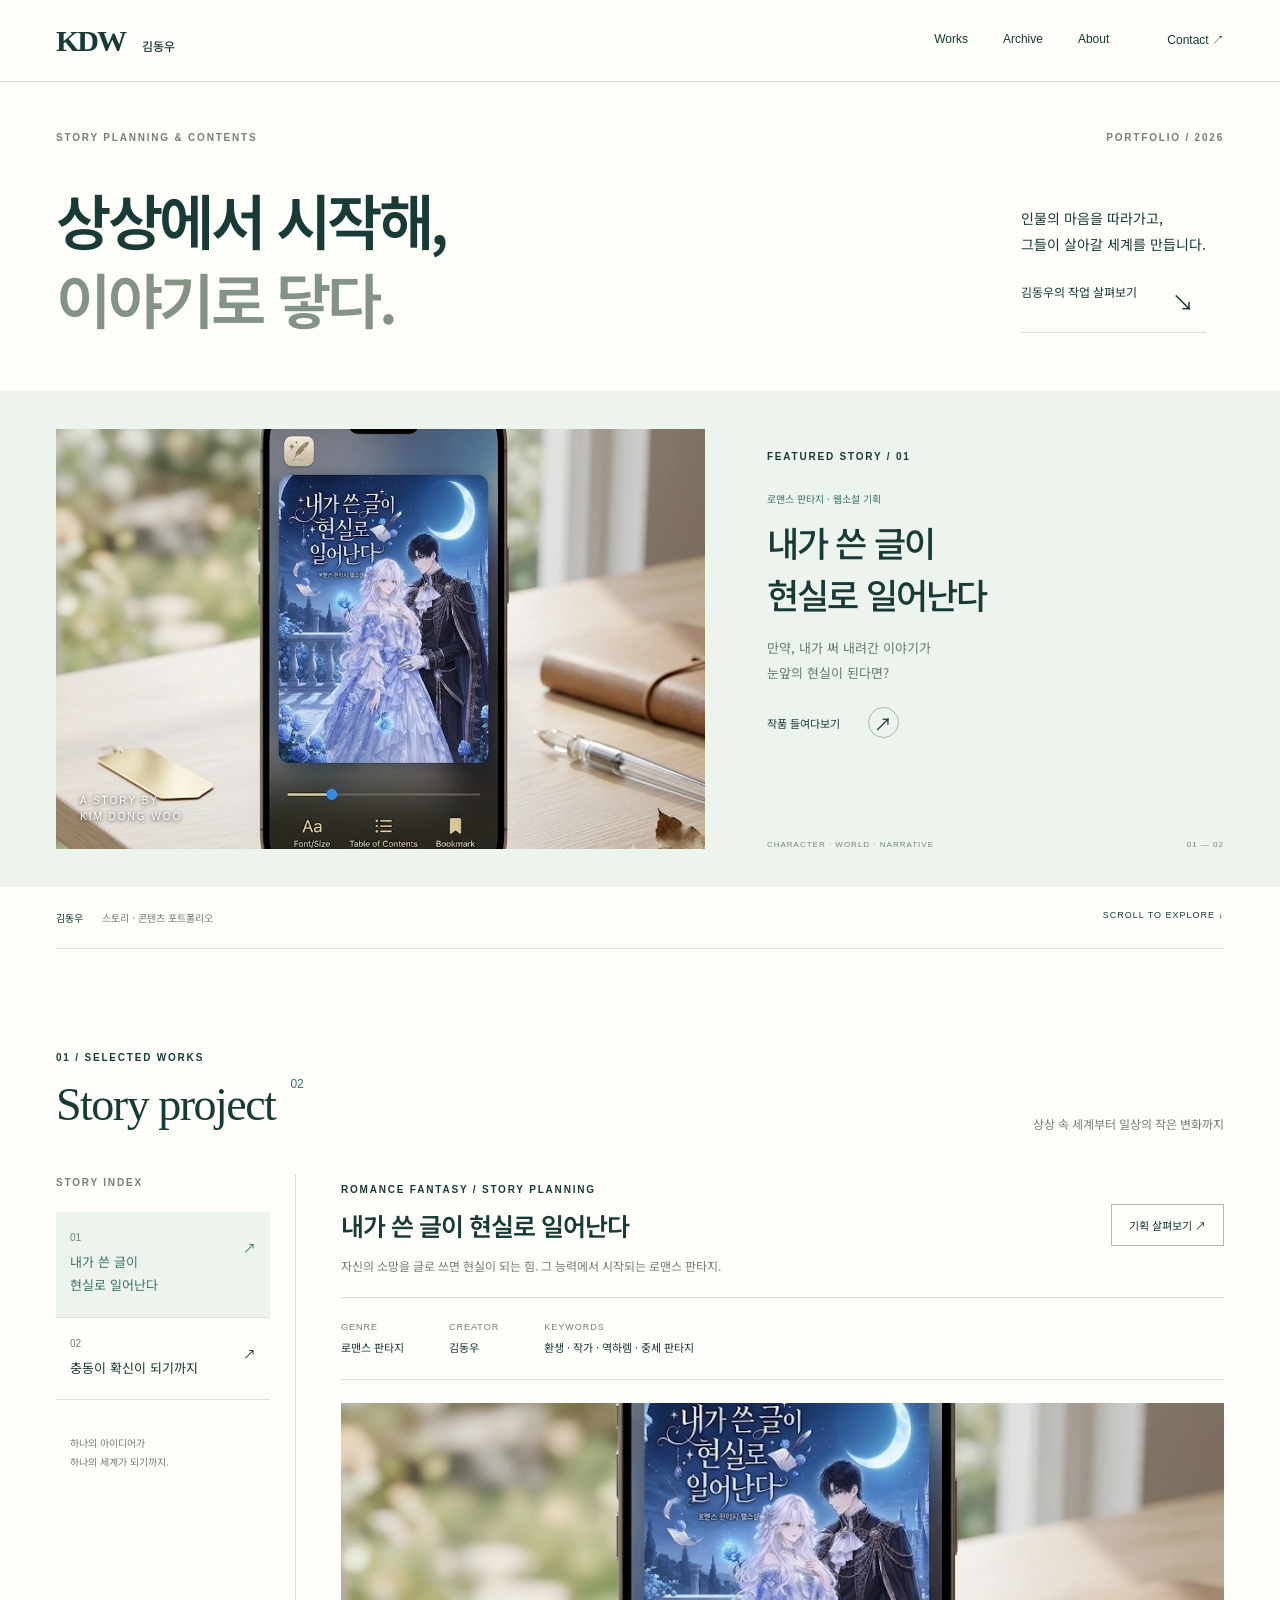
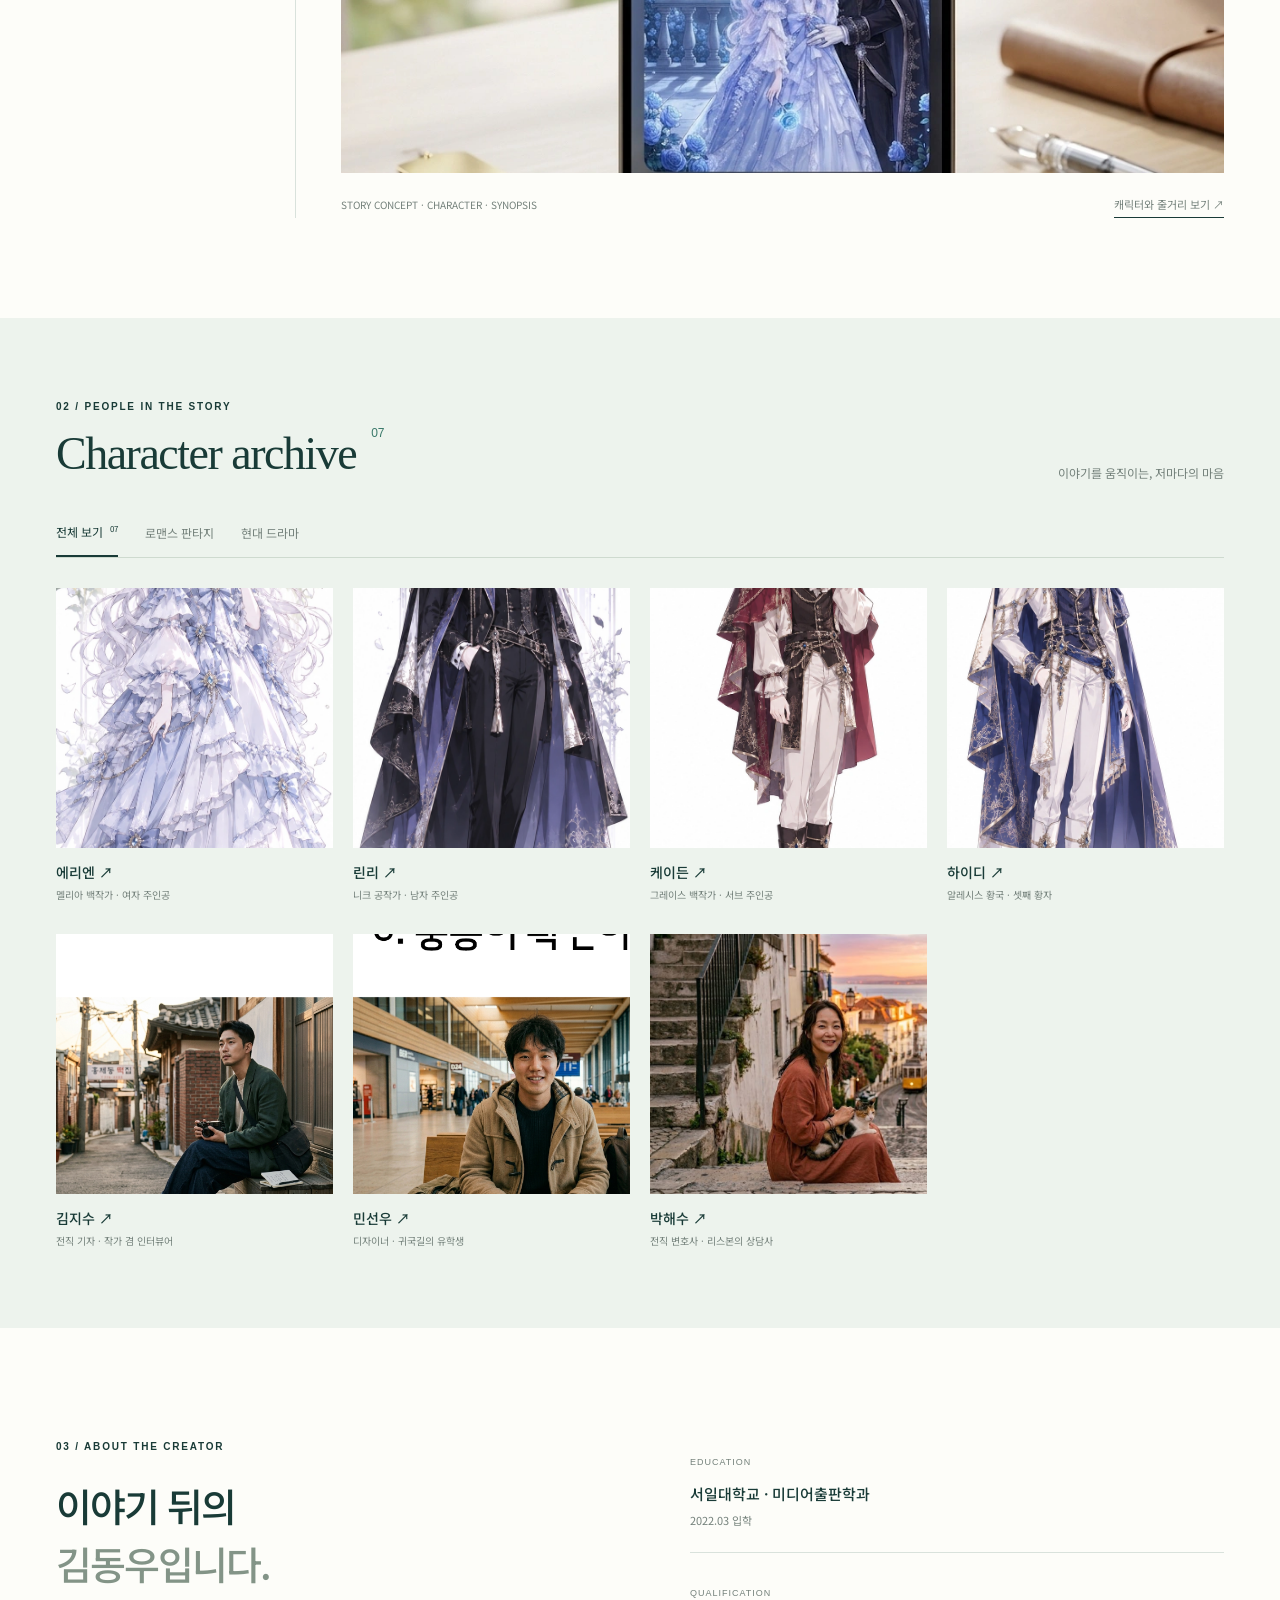
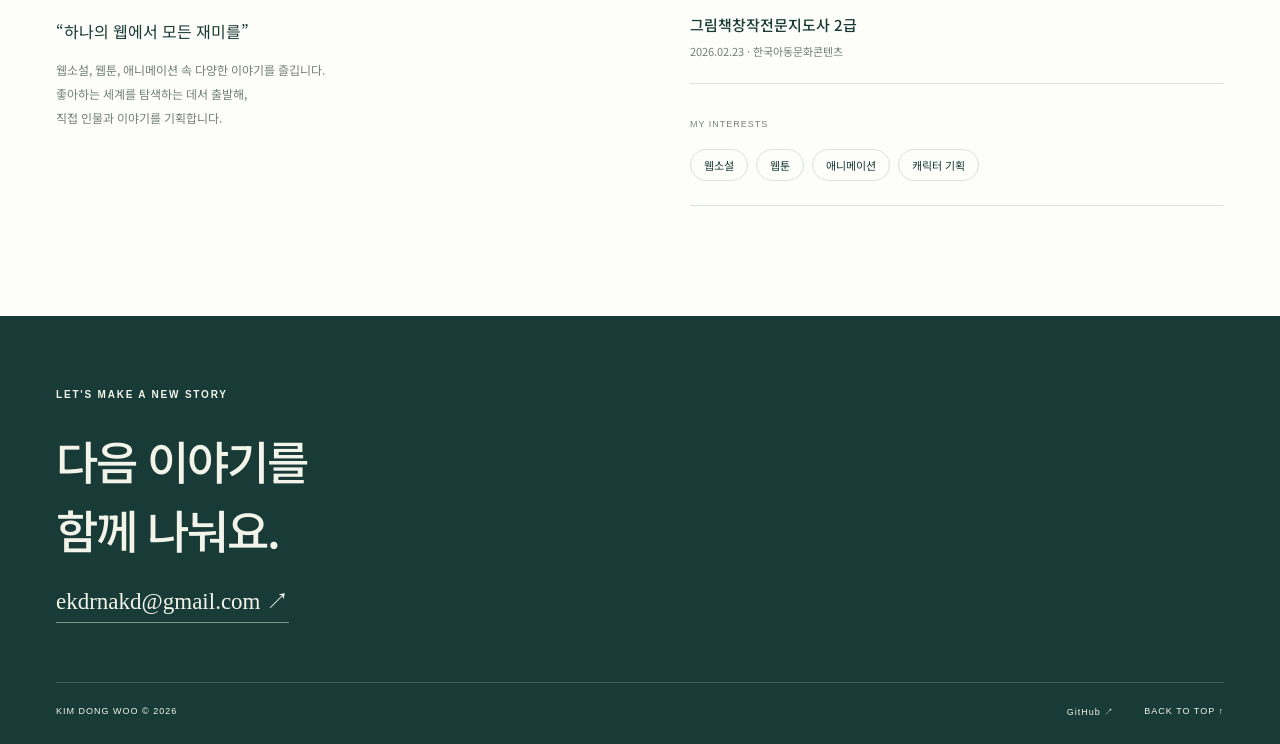
<file: index.html>
<!doctype html>
<html lang="ko"><head><meta charset="UTF-8"><meta name="viewport" content="width=device-width, initial-scale=1"><meta name="description" content="이야기를 기획하고 인물의 세계를 만드는 김동우의 포트폴리오. 웹소설, 스토리 기획, 캐릭터 아카이브."><title>김동우 — Story & Contents Portfolio</title><link rel="stylesheet" href="style.css"><script src="app.js" defer></script></head>
<body><a class="skip" href="#works">작품으로 바로가기</a><header class="header"><a class="logo" href="#home">KDW<span>김동우</span></a><nav aria-label="주 메뉴"><a href="#works">Works</a><a href="#archive">Archive</a><a href="#about">About</a><a href="#contact">Contact ↗</a></nav></header>
<main><section id="home" class="hero wrap"><div class="eyebrow topline"><span>STORY PLANNING & CONTENTS</span><span>PORTFOLIO / 2026</span></div><div class="hero-copy"><h1>상상에서 시작해,<br><span>이야기로 닿다.</span></h1><div class="hero-aside"><p>인물의 마음을 따라가고,<br>그들이 살아갈 세계를 만듭니다.</p><a href="#works">김동우의 작업 살펴보기 <span>↘</span></a></div></div></section>
<section class="feature-band"><div class="feature wrap"><a href="?project=reality#works" class="feature-art" aria-label="내가 쓴 글이 현실로 일어난다 작품 보기"><img src="assets/novel-0.webp" alt="창가 책상 위 스마트폰에 담긴 웹소설 표지"><span class="art-label">A STORY BY<br>KIM DONG WOO</span></a><div class="feature-text"><span class="eyebrow">FEATURED STORY / 01</span><span class="small-tag">로맨스 판타지 · 웹소설 기획</span><h2>내가 쓴 글이<br>현실로 일어난다</h2><p>만약, 내가 써 내려간 이야기가<br>눈앞의 현실이 된다면?</p><a class="round-link" href="?project=reality#works">작품 들여다보기 <span>↗</span></a><div class="feature-bottom"><span>CHARACTER · WORLD · NARRATIVE</span><span>01 — 02</span></div></div></div></section>
<div class="intro-bottom wrap"><span>김동우 <i>스토리 · 콘텐츠 포트폴리오</i></span><a href="#works">SCROLL TO EXPLORE ↓</a></div>
<section id="works" class="works wrap"><div class="section-head"><div><p class="eyebrow">01 / SELECTED WORKS</p><h2>Story project<span>02</span></h2></div><p>상상 속 세계부터 일상의 작은 변화까지</p></div><div class="work-layout"><aside aria-label="프로젝트 선택"><p class="eyebrow">STORY INDEX</p><button data-project="reality" aria-pressed="true"><span>01</span>내가 쓴 글이<br>현실로 일어난다 <b>↗</b></button><button data-project="impulse" aria-pressed="false"><span>02</span>충동이 확신이 되기까지 <b>↗</b></button><p class="index-note">하나의 아이디어가<br>하나의 세계가 되기까지.</p></aside><article id="project-view" aria-live="polite"></article></div></section>
<section id="archive" class="archive"><div class="wrap"><div class="section-head"><div><p class="eyebrow">02 / PEOPLE IN THE STORY</p><h2>Character archive<span>07</span></h2></div><p>이야기를 움직이는, 저마다의 마음</p></div><div class="filters" role="group" aria-label="캐릭터 분류"><button data-filter="all" aria-pressed="true">전체 보기 <sup>07</sup></button><button data-filter="fantasy" aria-pressed="false">로맨스 판타지</button><button data-filter="drama" aria-pressed="false">현대 드라마</button></div><div id="gallery" class="gallery"></div></div></section>
<section id="about" class="about wrap"><div><p class="eyebrow">03 / ABOUT THE CREATOR</p><h2>이야기 뒤의<br><em>김동우입니다.</em></h2><p class="about-intro">“하나의 웹에서 모든 재미를”</p><p class="muted">웹소설, 웹툰, 애니메이션 속 다양한 이야기를 즐깁니다.<br>좋아하는 세계를 탐색하는 데서 출발해,<br>직접 인물과 이야기를 기획합니다.</p></div><div class="about-details"><div><span>EDUCATION</span><h3>서일대학교 · 미디어출판학과</h3><p>2022.03 입학</p></div><div><span>QUALIFICATION</span><h3>그림책창작전문지도사 2급</h3><p>2026.02.23 · 한국아동문화콘텐츠</p></div><div><span>MY INTERESTS</span><div class="tags"><span>웹소설</span><span>웹툰</span><span>애니메이션</span><span>캐릭터 기획</span></div></div></div></section>
</main><footer id="contact"><div class="wrap"><p class="eyebrow">LET'S MAKE A NEW STORY</p><h2>다음 이야기를<br>함께 나눠요.</h2><a class="email" href="mailto:ekdrnakd@gmail.com">ekdrnakd@gmail.com ↗</a><div class="footer-bottom"><span>KIM DONG WOO © 2026</span><a href="https://github.com/ekdrnakd" target="_blank" rel="noopener noreferrer">GitHub ↗</a><a href="#home">BACK TO TOP ↑</a></div></div></footer>
<dialog id="detail" aria-labelledby="dialog-title"><div class="dialog-bar"><span id="dialog-title">작품 자료</span><button id="close-dialog" aria-label="상세 창 닫기">닫기 ×</button></div><div id="dialog-body"></div></dialog></body></html>
</file>
<file: style.css>
@import url('https://fonts.googleapis.com/css2?family=Noto+Sans+KR:wght@400;500;600;700;800&display=swap');
:root{--ink:#193b37;--muted:#74817b;--line:#d9e2dc;--mint:#edf3ed;--accent:#387768;--paper:#fdfdf9}*{box-sizing:border-box}html{scroll-behavior:smooth;scroll-padding-top:95px}body{margin:0;background:var(--paper);color:var(--ink);font-family:'Noto Sans KR',sans-serif;word-break:keep-all}a{color:inherit;text-decoration:none}button{font:inherit;color:inherit;cursor:pointer}img{max-width:100%;display:block}h1,h2,h3,p{margin:0}button,a{touch-action:manipulation}a:focus-visible,button:focus-visible{outline:3px solid #b18e4a;outline-offset:5px}.wrap{width:calc(100% - 112px);max-width:1320px;margin:auto}.eyebrow{font:600 10px/1.8 Arial,sans-serif;letter-spacing:1.8px}.header{height:82px;padding:0 56px;display:flex;justify-content:space-between;align-items:center;border-bottom:1px solid var(--line);position:sticky;top:0;background:#fdfdf9f5;backdrop-filter:blur(12px);z-index:5}.logo{font:bold 30px Georgia,serif;letter-spacing:-2px}.logo span{font:500 12px 'Noto Sans KR',sans-serif;letter-spacing:0;margin-left:17px}.header nav{display:flex;gap:35px;font:12px Arial,sans-serif}.header nav a:last-child{margin-left:23px}.hero{padding:47px 0 53px}.topline{display:flex;justify-content:space-between;color:var(--muted)}.hero-copy{display:flex;justify-content:space-between;align-items:flex-end;margin-top:32px}h1{font-size:clamp(40px,4.7vw,68px);font-weight:600;letter-spacing:-3.5px;line-height:1.32}h1 span{color:#839487}.hero-aside{padding:0 18px 5px 30px;font-size:14px;line-height:1.9}.hero-aside>a{display:flex;gap:35px;margin-top:23px;font-size:12px;border-bottom:1px solid var(--line);padding-bottom:9px}.hero-aside>a span{font-size:22px}.feature-band{background:var(--mint);padding:38px 0}.feature{display:grid;grid-template-columns:1.25fr 1fr;min-height:390px}.feature-art{position:relative;overflow:hidden;background:#e2e0d7}.feature-art>img{width:100%;height:420px;object-fit:cover;object-position:center 53%;transition:transform .7s}.feature-art:hover>img{transform:scale(1.025)}.art-label{position:absolute;left:24px;bottom:24px;color:white;font:10px/1.6 Arial;letter-spacing:2px;text-shadow:0 1px 4px #222}.feature-text{padding:19px 0 0 62px;display:flex;flex-direction:column;align-items:flex-start}.small-tag{font-size:10px;margin-top:25px;color:var(--accent)}.feature-text h2{font-size:35px;line-height:1.5;letter-spacing:-1.8px;font-weight:500;margin:10px 0 15px}.feature-text>p{font-size:13px;line-height:1.9;color:#697a70}.round-link{font-size:11px;margin-top:22px;display:flex;align-items:center;gap:28px}.round-link span{width:31px;height:31px;border:1px solid #a9b9ac;border-radius:50%;display:grid;place-items:center;font-size:18px}.feature-bottom{width:100%;margin-top:auto;padding-top:26px;display:flex;justify-content:space-between;color:#77867b;font:8px Arial;letter-spacing:1px}.intro-bottom{display:flex;justify-content:space-between;padding:23px 0;border-bottom:1px solid var(--line);font-size:10px}.intro-bottom i{font-style:normal;color:var(--muted);margin-left:16px}.intro-bottom>a{font:9px Arial;letter-spacing:1px}.works{padding:100px 0}.section-head{display:flex;align-items:flex-end;justify-content:space-between;margin-bottom:42px}.section-head h2{font:46px/1.2 Georgia,serif;letter-spacing:-1.5px;margin-top:10px}.section-head h2>span{vertical-align:top;font:12px Arial;letter-spacing:0;margin-left:15px;color:var(--accent)}.section-head>p{font-size:12px;color:var(--muted)}.work-layout{display:grid;grid-template-columns:240px minmax(0,1fr);gap:45px}.work-layout aside{border-right:1px solid var(--line);padding-right:25px}.work-layout aside>p:first-child{color:var(--muted);margin-bottom:20px}.work-layout aside button{width:100%;border:0;border-bottom:1px solid var(--line);background:none;text-align:left;padding:20px 14px;line-height:1.8;font-size:13px;position:relative;display:block}.work-layout aside button>span{display:block;font:10px Arial;color:var(--muted);margin-bottom:7px}.work-layout aside button>b{position:absolute;right:14px;top:24px;font-weight:400}.work-layout aside button[aria-pressed=true]{background:var(--mint);color:var(--accent)}.index-note{font-size:10px;line-height:1.9;color:var(--muted);margin:33px 14px}.project-top{display:flex;justify-content:space-between;align-items:center;gap:15px}.project-top h3{font-size:25px;letter-spacing:-1px;font-weight:600;margin:8px 0 12px}.project-top p{font-size:12px;color:var(--muted);line-height:1.8}.outline-button{display:inline-flex;border:1px solid #aebdb2;padding:12px 17px;font-size:11px;background:none;white-space:nowrap}.meta{display:flex;gap:45px;padding:24px 0;margin:20px 0 23px;border-top:1px solid var(--line);border-bottom:1px solid var(--line)}.meta dt{font:9px Arial;letter-spacing:1px;color:var(--muted);margin-bottom:7px}.meta dd{font-size:11px;margin:0}.project-preview{width:100%;height:370px;object-fit:cover;object-position:center 48%}.project-caption{display:flex;justify-content:space-between;align-items:center;margin-top:13px;font-size:10px;color:var(--muted)}.text-button{border:0;border-bottom:1px solid var(--ink);padding:5px 0;background:none;font-size:11px}.archive{background:var(--mint);padding:80px 0}.filters{display:flex;gap:27px;border-bottom:1px solid #cedacf;margin-bottom:30px}.filters button{border:0;background:none;color:var(--muted);padding:0 0 15px;font-size:12px}.filters button[aria-pressed=true]{color:var(--ink);border-bottom:2px solid var(--ink)}sup{font-size:8px;margin-left:4px}.gallery{display:grid;grid-template-columns:repeat(4,1fr);gap:32px 20px}.character{background:none;border:0;padding:0;text-align:left}.character-photo{height:260px;background:#dfe7df;overflow:hidden}.character-photo img{height:100%;width:100%;object-fit:cover;transition:transform .4s}.character:hover img{transform:scale(1.04)}.character-photo.document img{object-fit:cover;object-position:left top}.character h3{font-size:14px;font-weight:500;margin-top:14px}.character p{font-size:10px;color:var(--muted);margin-top:5px}.about{display:grid;grid-template-columns:1fr 1fr;gap:100px;padding:110px 0}.about h2{font-size:39px;font-weight:500;line-height:1.5;letter-spacing:-2px;margin-top:20px}.about h2 em{font-style:normal;color:#839487}.about-intro{font-size:16px;margin:26px 0 15px}.muted{font-size:12px;line-height:2;color:var(--muted)}.about-details>div{padding:24px 0;border-bottom:1px solid var(--line)}.about-details>div:first-child{padding-top:8px}.about-details>div>span{font:9px Arial;letter-spacing:1px;color:var(--muted)}.about-details h3{font-size:15px;font-weight:500;margin:13px 0 8px}.about-details p{font-size:11px;color:var(--muted)}.tags{display:flex;flex-wrap:wrap;gap:8px;margin-top:17px}.tags span{font-size:11px;border:1px solid var(--line);padding:7px 13px;border-radius:30px}footer{background:#193b37;color:#f3f4e9;padding:70px 0 25px}footer h2{font-size:46px;font-weight:500;line-height:1.5;letter-spacing:-2px;margin:22px 0}.email{font:23px Georgia,serif;border-bottom:1px solid #7d9588;padding-bottom:8px}.footer-bottom{display:flex;gap:30px;border-top:1px solid #486058;margin-top:65px;padding-top:23px;font:9px Arial;letter-spacing:1px}.footer-bottom span{margin-right:auto}.skip{position:fixed;top:-80px;left:15px;background:white;padding:15px;z-index:20}.skip:focus{top:10px}dialog{width:min(980px,94vw);max-height:90vh;border:0;padding:0;background:var(--paper);color:var(--ink)}dialog::backdrop{background:#102c28a8;backdrop-filter:blur(4px)}.dialog-bar{position:sticky;top:0;background:var(--paper);display:flex;justify-content:space-between;padding:20px 28px;border-bottom:1px solid var(--line);z-index:1;font-size:13px}.dialog-bar button{border:0;background:none}#dialog-body{padding:35px}#dialog-body h2{font-size:28px;margin-bottom:20px}#dialog-body h3{font-size:18px;margin:32px 0 13px}#dialog-body p{font-size:14px;line-height:2;margin-bottom:15px}#dialog-body img{max-height:600px;margin:20px auto;object-fit:contain}body.modal-open{overflow:hidden}.story-row{border-top:1px solid var(--line);padding:17px 0}.story-row b{font-size:24px;color:var(--accent);margin-right:20px}.dialog-character{display:grid;grid-template-columns:1fr 1fr;gap:30px;align-items:center}
@media(min-width:1500px){.hero{padding-top:60px;padding-bottom:65px}.feature-art>img{height:470px}.feature-text{padding-top:30px}.feature-text h2{font-size:42px}}@media(max-width:900px){.wrap{width:calc(100% - 48px)}.header{padding:0 24px}.hero-aside{font-size:12px}.feature-text{padding-left:30px}.feature-text h2{font-size:28px}.feature-art>img{height:370px}.work-layout{grid-template-columns:190px 1fr;gap:25px}.gallery{grid-template-columns:repeat(3,1fr)}.about{gap:45px}.project-top{display:block}.project-top .outline-button{margin-top:15px}.meta{gap:23px}}@media(max-width:600px){.header{height:66px;padding:0 20px}.logo{font-size:25px}.logo span{display:none}.header nav{gap:19px;font-size:11px}.header nav a:last-child{margin:0}.wrap{width:calc(100% - 40px)}.hero{padding:30px 0}.topline{font-size:8px;letter-spacing:1px}.hero-copy{display:block;margin-top:29px}h1{font-size:40px;letter-spacing:-2.5px}.hero-aside{padding:24px 0 0;display:flex;justify-content:space-between;align-items:flex-end;gap:15px}.hero-aside>a{gap:10px;margin:0;font-size:10px}.hero-aside>p{font-size:11px}.feature-band{padding:20px 0 25px}.feature{grid-template-columns:1fr}.feature-art>img{height:290px}.feature-text{padding:25px 4px 0}.feature-text h2{font-size:31px}.small-tag{margin-top:18px}.feature-text>p{font-size:12px}.feature-bottom{margin-top:30px}.intro-bottom{font-size:9px}.intro-bottom i{display:none}.intro-bottom>a{font-size:8px}.works{padding:65px 0}.section-head{display:block;margin-bottom:28px}.section-head h2{font-size:36px}.section-head>p{margin-top:15px;font-size:11px}.work-layout{display:block}.work-layout aside{border:0;padding:0;display:flex;gap:8px;margin-bottom:26px}.work-layout aside>p{display:none}.work-layout aside button{width:50%;font-size:11px;min-height:95px;padding:12px}.work-layout aside button>b{right:9px;top:10px}.project-top h3{font-size:22px}.project-preview{height:270px}.meta{gap:21px;flex-wrap:wrap;margin-top:18px;padding:18px 0}.project-caption{gap:15px;font-size:9px}.archive{padding:55px 0}.gallery{grid-template-columns:repeat(2,minmax(0,1fr));gap:25px 15px}.character-photo{height:210px}.filters{gap:20px}.filters button{font-size:11px}.about{grid-template-columns:1fr;gap:40px;padding:65px 0}.about h2{font-size:34px}.about-intro{font-size:14px}.about-details h3{font-size:14px}footer{padding-top:50px}footer h2{font-size:38px}.email{font-size:20px}.footer-bottom{font-size:8px;gap:15px;letter-spacing:0}#dialog-body{padding:23px}.dialog-character{display:block}.dialog-bar{padding:17px 23px}#dialog-body h2{font-size:23px}}
@media(prefers-reduced-motion:reduce){html{scroll-behavior:auto}*{transition:none!important}}
</file>
